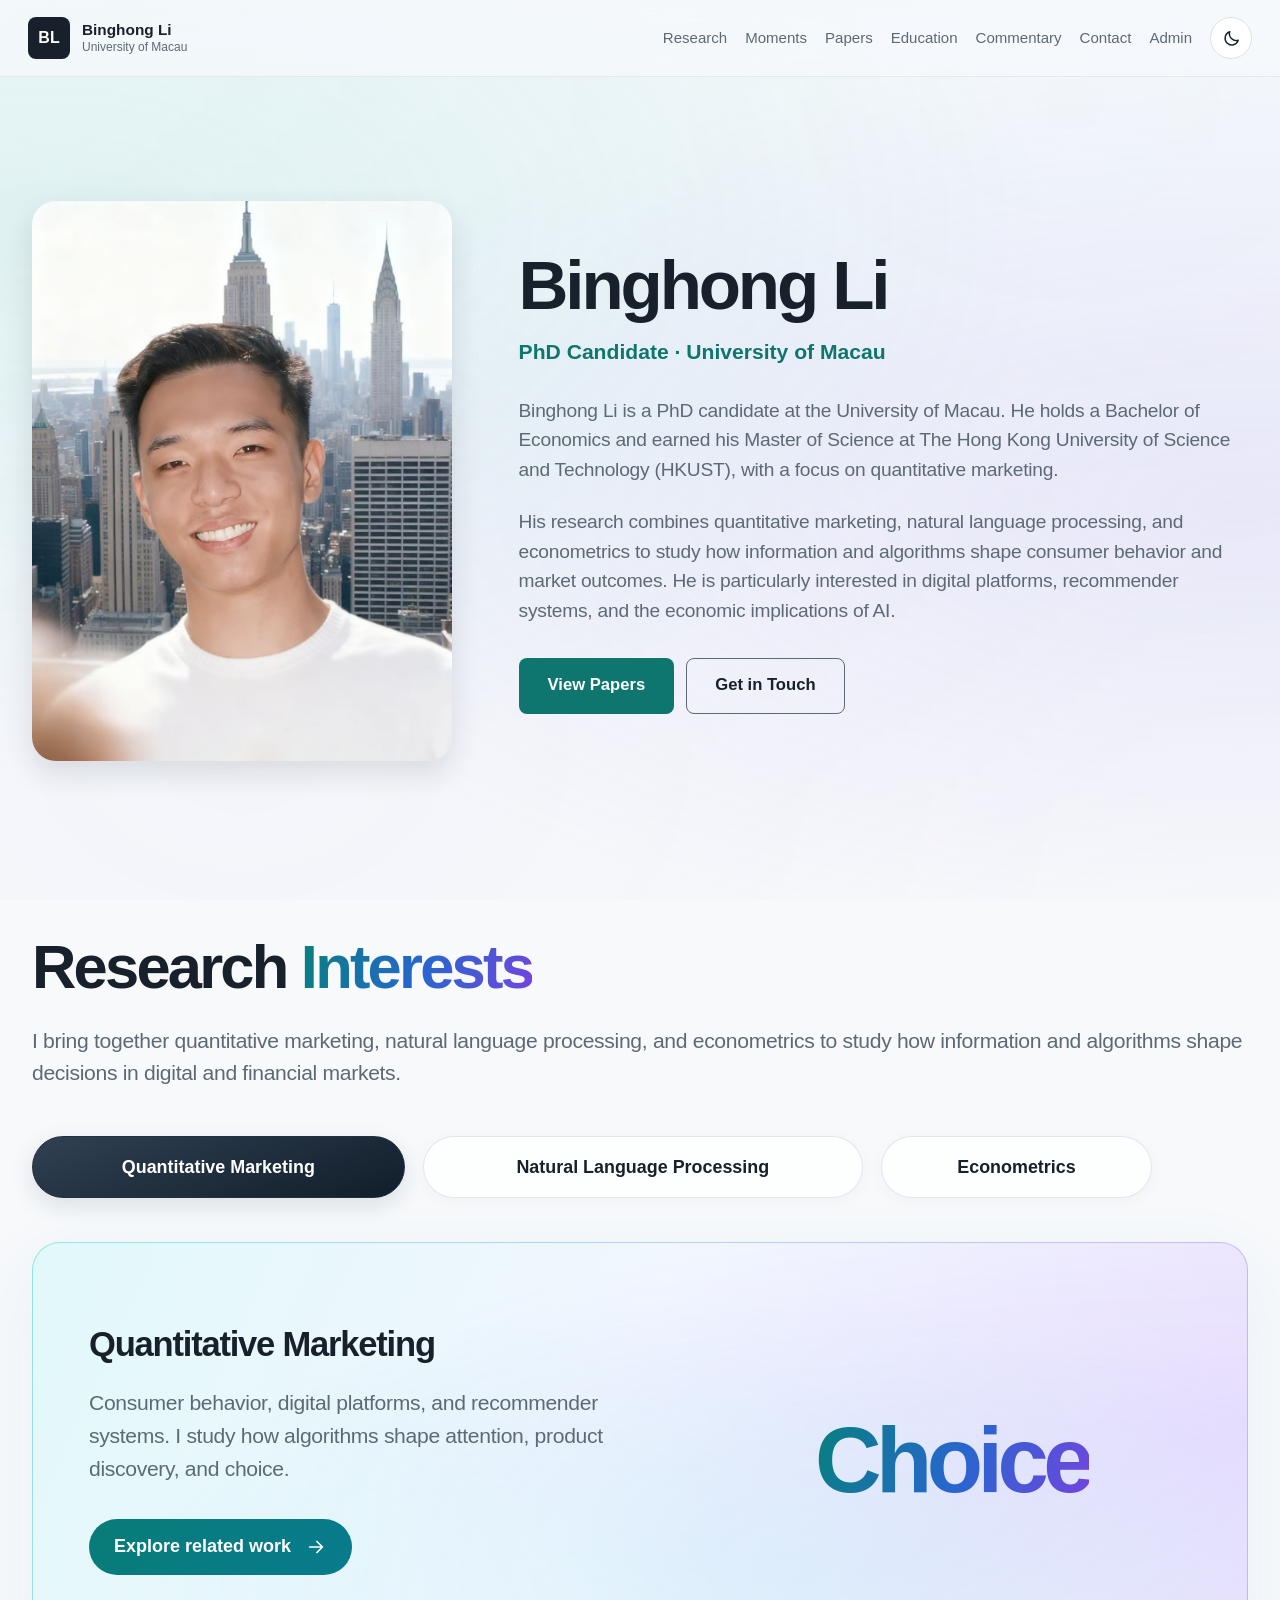
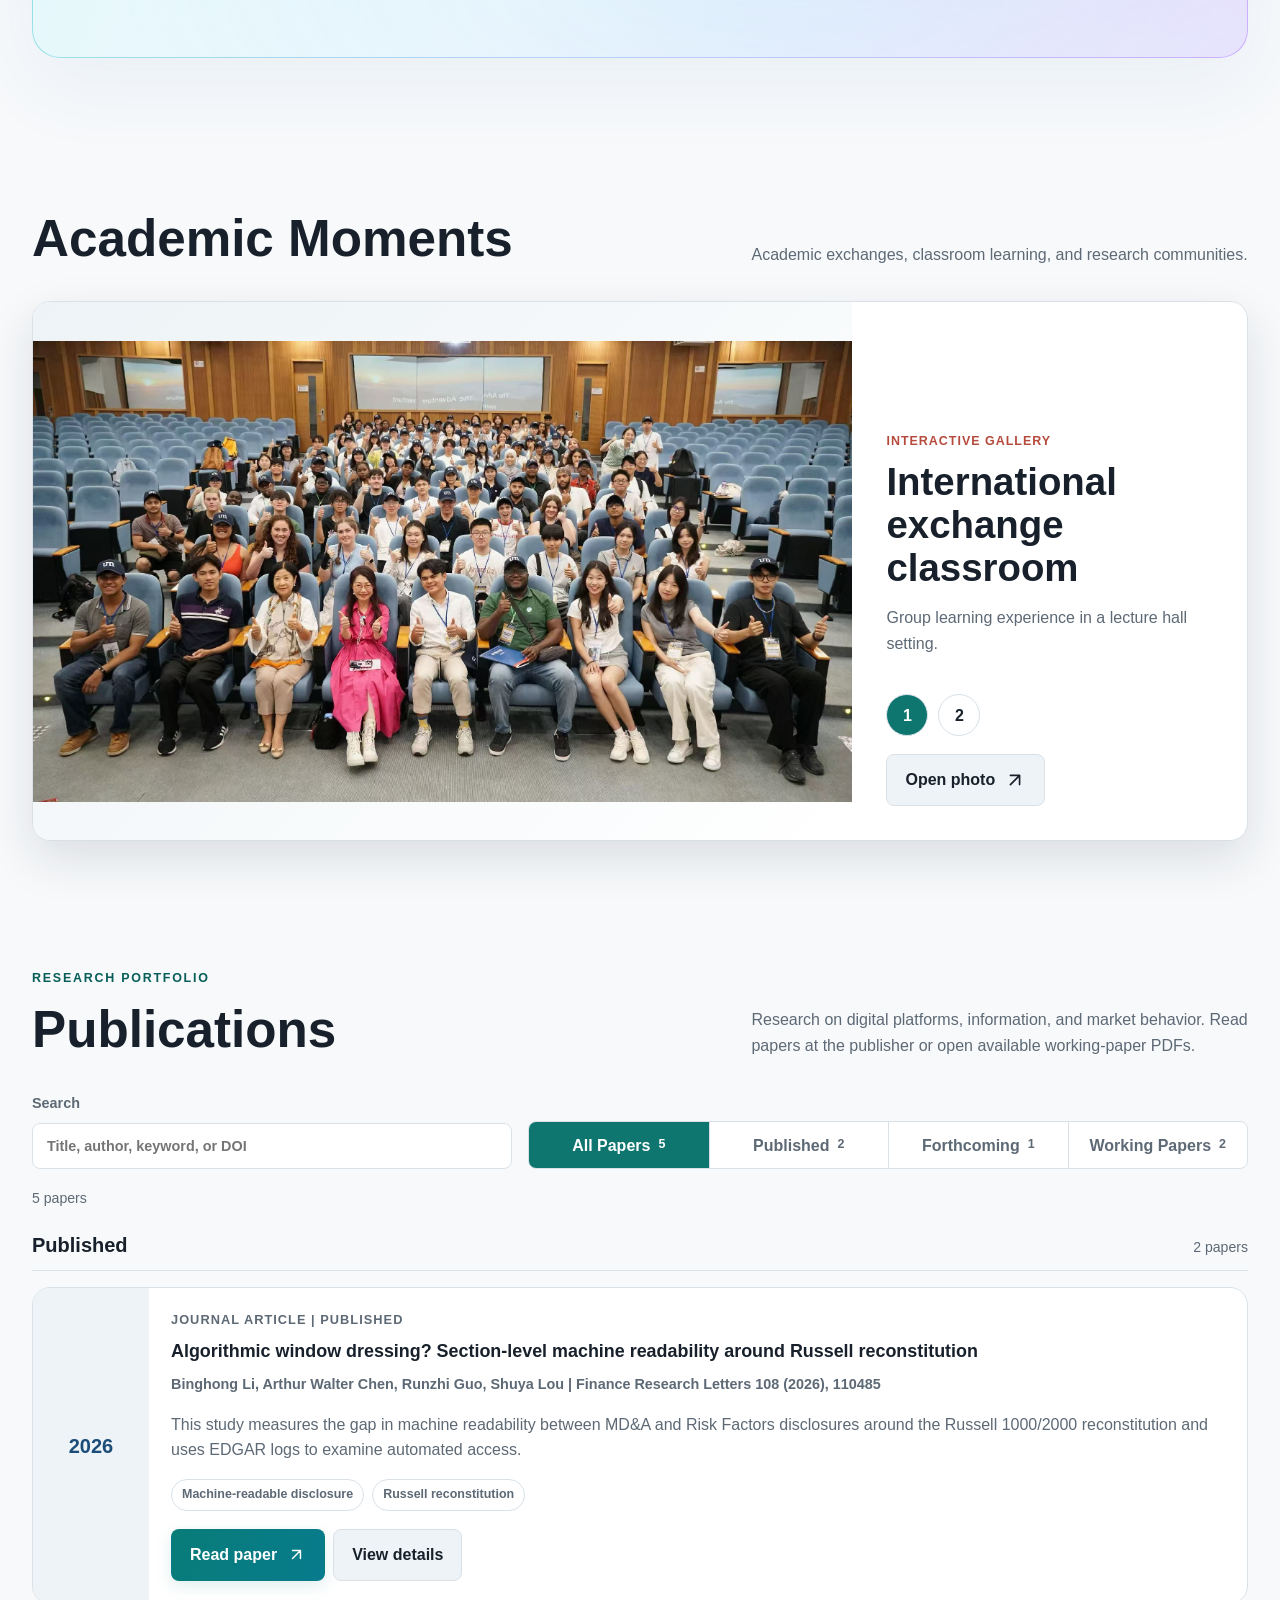
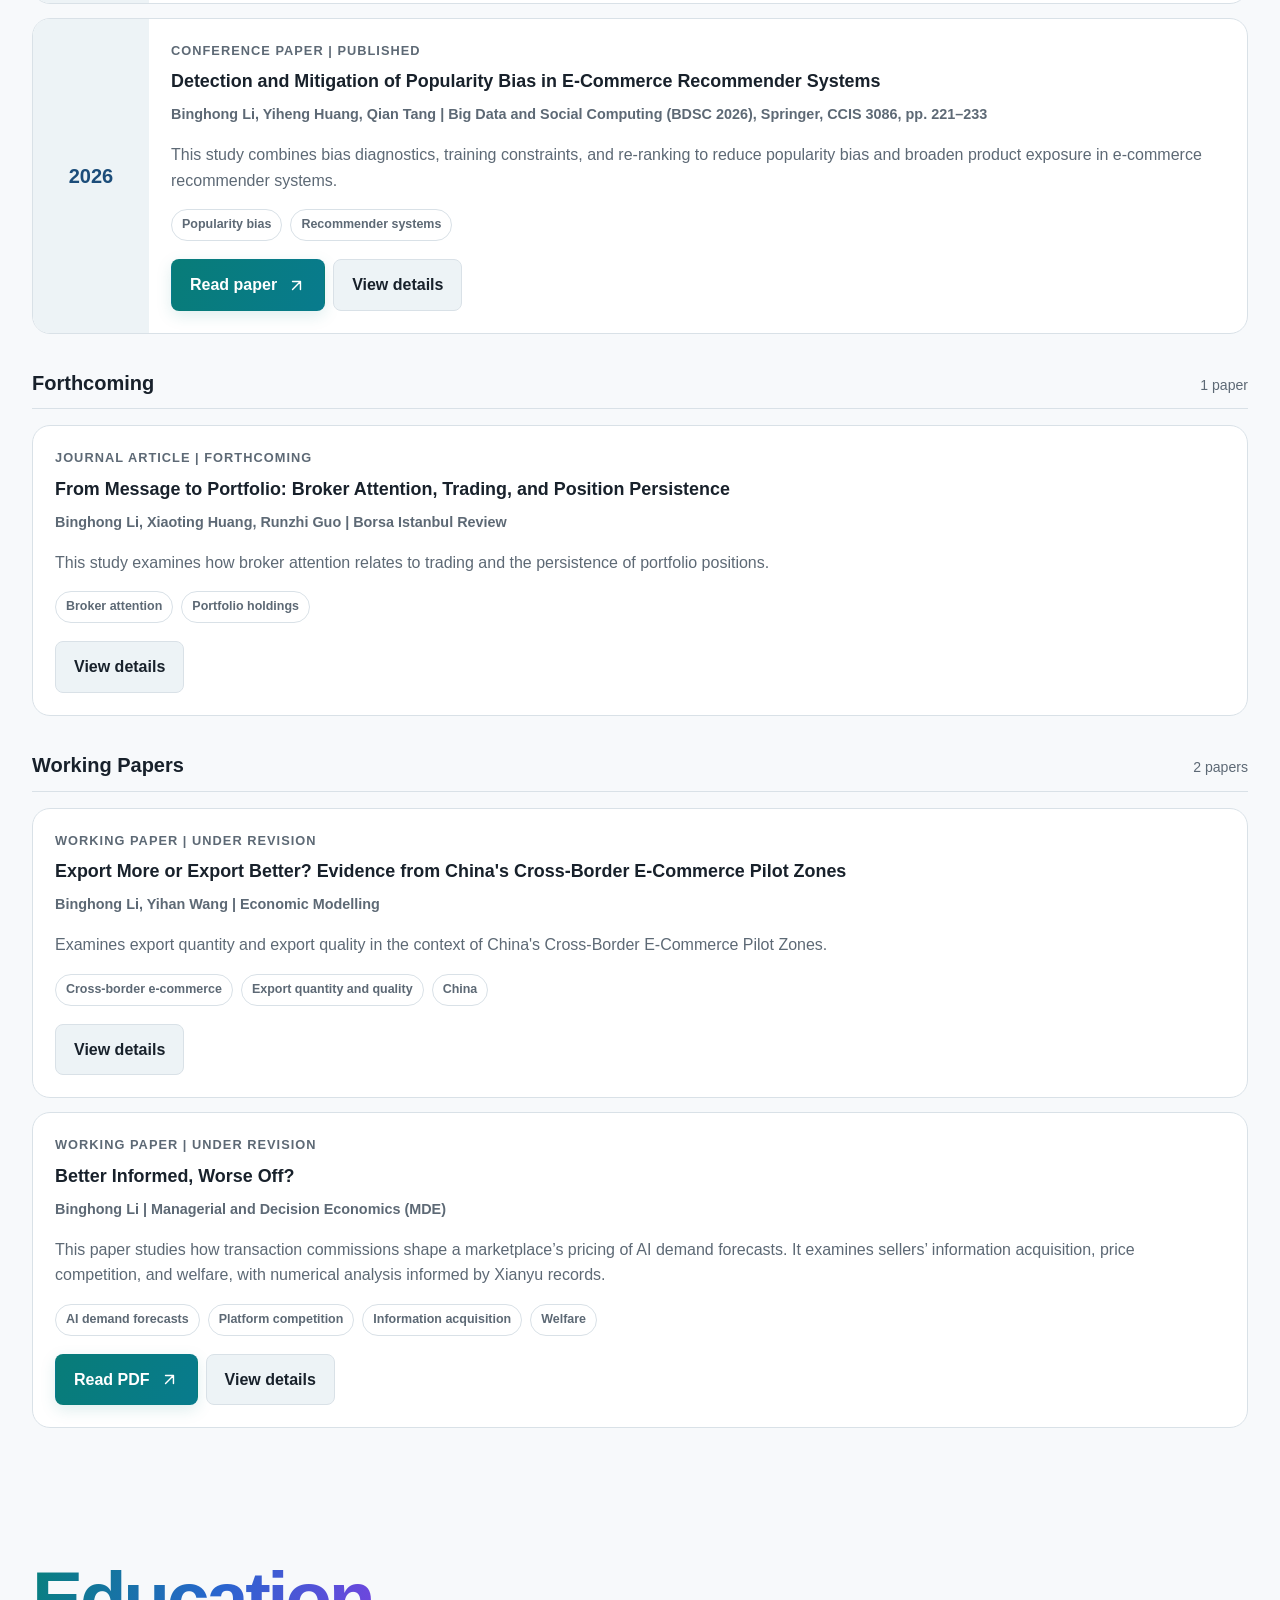
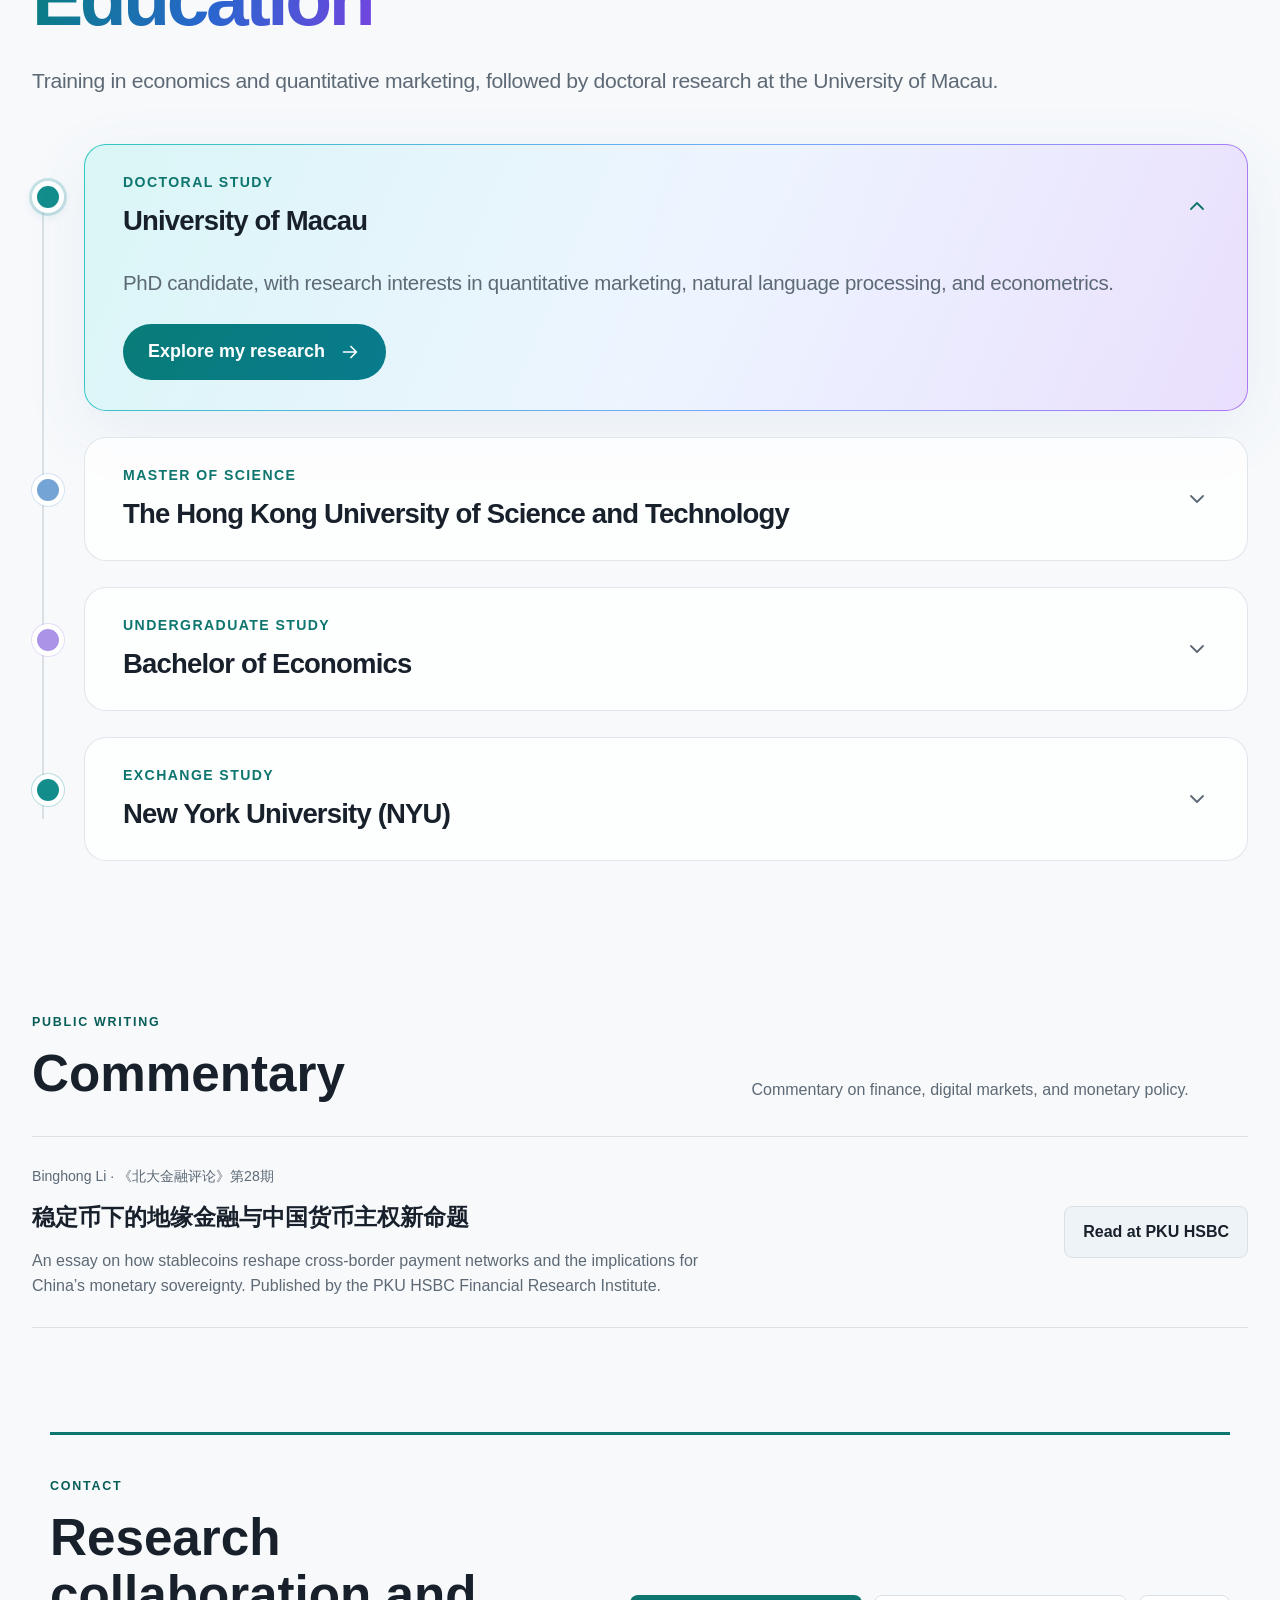
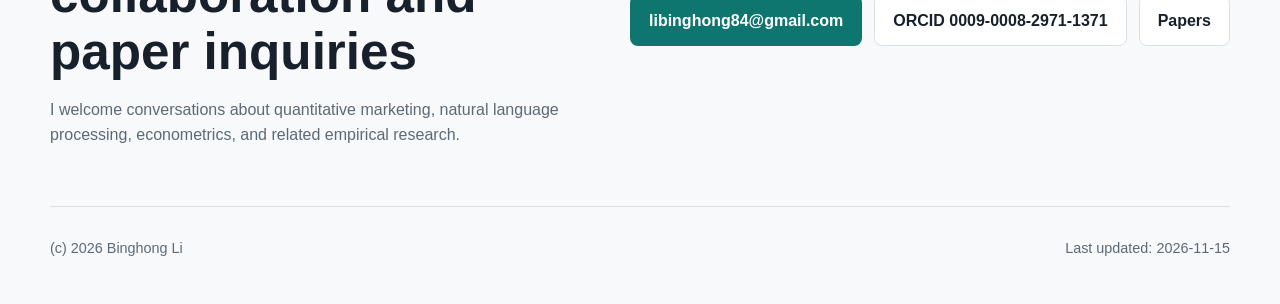
<file: index.html>
<!doctype html>
<html lang="en">
  <head>
    <meta charset="utf-8">
    <meta name="viewport" content="width=device-width, initial-scale=1">
    <meta
      name="description"
      content="Binghong Li is a PhD candidate at the University of Macau, researching quantitative marketing, natural language processing, and econometrics."
    >
    <meta name="author" content="Binghong Li">
    <meta name="robots" content="index, follow">
    <meta property="og:title" content="Binghong Li | Academic Website">
    <meta
      property="og:description"
      content="Binghong Li, PhD candidate at the University of Macau. Research in quantitative marketing, natural language processing, and econometrics."
    >
    <meta property="og:type" content="website">
    <meta property="og:url" content="https://joeli558.github.io/">
    <link rel="canonical" href="https://joeli558.github.io/">
    <title>Binghong Li | Academic Website</title>
    <link rel="stylesheet" href="styles.css?v=biography-v6">
    <link rel="stylesheet" href="experience.css?v=biography-v6">
  </head>
  <body class="experience">
    <div class="ambient-canvas" aria-hidden="true"></div>
    <a class="skip-link" href="#main">Skip to content</a>

    <header class="site-header" data-header>
      <nav class="nav-shell" aria-label="Main navigation">
        <a class="brand" href="#home" aria-label="Back to home">
          <span class="brand-mark" aria-hidden="true" data-brand-mark>BL</span>
          <span>
            <strong data-profile-name>Binghong Li</strong>
            <small data-nav-subtitle>University of Macau</small>
          </span>
        </a>

        <button class="nav-toggle" type="button" aria-expanded="false" aria-controls="site-menu" aria-label="Open navigation">
          <span></span>
          <span></span>
          <span></span>
        </button>

        <div class="site-menu" id="site-menu">
          <a href="#research">Research</a>
          <a href="#moments">Moments</a>
          <a href="#papers">Papers</a>
          <a href="#education">Education</a>
          <a href="#commentary">Commentary</a>
          <a href="#contact">Contact</a>
          <a href="admin.html">Admin</a>
          <button class="icon-button" type="button" data-theme-toggle aria-label="Toggle color theme" title="Toggle color theme">
            <span data-theme-icon aria-hidden="true">T</span>
          </button>
        </div>
      </nav>
      <div class="reading-progress" aria-hidden="true"></div>
    </header>

    <main id="main">
      <section class="hero personal-hero" id="home" aria-labelledby="home-title">
        <div class="hero-content personal-hero-content">
          <figure class="profile-portrait">
            <img data-profile-photo src="assets/binghong-li.jpg" alt="Portrait of Binghong Li" width="960" height="1440" fetchpriority="high">
          </figure>
          <div class="profile-identity">
            <h1 id="home-title" data-hero-title>Binghong Li</h1>
            <p class="profile-role" data-profile-role>PhD Candidate · University of Macau</p>
          </div>
          <div class="hero-text">
            <div class="profile-biography" data-profile-biography>
              <p>Binghong Li is a PhD candidate at the University of Macau. He holds a Bachelor of Economics and earned his Master of Science at The Hong Kong University of Science and Technology (HKUST), with a focus on quantitative marketing.</p>
              <p>His research combines quantitative marketing, natural language processing, and econometrics to study how information and algorithms shape consumer behavior and market outcomes. He is particularly interested in digital platforms, recommender systems, and the economic implications of AI.</p>
            </div>
            <div class="hero-actions" aria-label="Primary actions">
              <a class="button primary" href="#papers">View Papers</a>
              <a class="button secondary" href="#contact">Get in Touch</a>
            </div>
          </div>

        </div>
      </section>

      <section class="section research-section" id="research">
        <div class="section-heading">
          <h2>Research <span class="gradient-text">Interests</span></h2>
          <p data-research-intro>
            I bring together quantitative marketing, natural language processing, and econometrics to study
            how information and algorithms shape decisions in digital and financial markets.
          </p>
        </div>

        <div class="research-explorer" data-research-explorer></div>
      </section>

      <section class="section moments-section" id="moments">
        <div class="section-heading split">
          <div>
            <h2>Academic Moments</h2>
          </div>
          <p data-moments-intro>
            Academic exchanges, classroom learning, and research communities.
          </p>
        </div>

        <div class="moment-viewer">
          <div class="moment-frame">
            <img data-moment-image src="assets/background-auditorium.jpg" alt="Academic moment">
          </div>
          <div class="moment-panel">
            <p class="project-type">Interactive gallery</p>
            <h3 data-moment-title>International exchange classroom</h3>
            <p data-moment-caption>Group learning experience in a lecture hall setting.</p>
            <div class="moment-actions" data-moment-actions></div>
            <a class="button moment-photo-link" data-moment-link href="assets/background-auditorium.jpg" target="_blank" rel="noopener noreferrer">Open photo</a>
          </div>
        </div>
      </section>

      <section class="section paper-section" id="papers">
        <div class="section-heading split">
          <div>
            <p class="eyebrow">Research Portfolio</p>
            <h2>Publications</h2>
          </div>
          <p data-papers-intro>
            Research on digital platforms, information, and market behavior. Read papers at the publisher or open available working-paper PDFs.
          </p>
        </div>

        <div class="paper-tools" aria-label="Publication filters">
          <label class="search-field">
            <span>Search</span>
            <input data-paper-search type="search" placeholder="Title, author, keyword, or DOI" autocomplete="off">
          </label>

          <div class="segmented" role="group" aria-label="Filter papers by publication status" data-paper-filters></div>
        </div>

        <p class="paper-results" data-paper-results aria-live="polite"></p>
        <div class="paper-list" data-paper-list></div>
        <p class="empty-state" data-empty-state hidden>No matching paper found.</p>
      </section>

      <section class="section education-section" id="education">
        <div class="section-heading">
          <h2 class="gradient-text">Education</h2>
          <p data-education-intro>
            Training in economics and quantitative marketing, followed by doctoral research at the University of Macau.
          </p>
        </div>

        <ol class="education-timeline" data-education-grid></ol>
      </section>

      <section class="section files-section" id="commentary">
        <div class="section-heading split">
          <div>
            <p class="eyebrow">Public Writing</p>
            <h2>Commentary</h2>
          </div>
          <p data-files-intro>
            Commentary on finance, digital markets, and monetary policy.
          </p>
        </div>

        <div class="file-grid" data-file-grid></div>
        <p class="empty-state" data-file-empty>More writing will be added here.</p>
      </section>

      <section class="contact-band" id="contact">
        <div>
          <p class="eyebrow">Contact</p>
          <h2 data-contact-title>Research collaboration and paper inquiries</h2>
          <p data-contact-text>
            I welcome conversations about quantitative marketing, natural language processing, econometrics,
            and related empirical research.
          </p>
        </div>
        <div class="contact-actions">
          <a class="button primary" data-contact-email href="mailto:libinghong84@gmail.com">libinghong84@gmail.com</a>
          <a class="button secondary" href="https://orcid.org/0009-0008-2971-1371" rel="me">ORCID 0009-0008-2971-1371</a>
          <a class="button secondary" href="#papers">Papers</a>
        </div>
      </section>
    </main>

    <footer class="site-footer">
      <p data-footer-copy>(c) 2026 Binghong Li</p>
      <p>Last updated: <span data-last-updated>2026-11-15</span></p>
    </footer>

    <script src="content/site-content.js?v=biography-v6"></script>
    <script src="script.js?v=biography-v6"></script>
    <script src="experience.js?v=biography-v6"></script>
  </body>
</html>
</file>
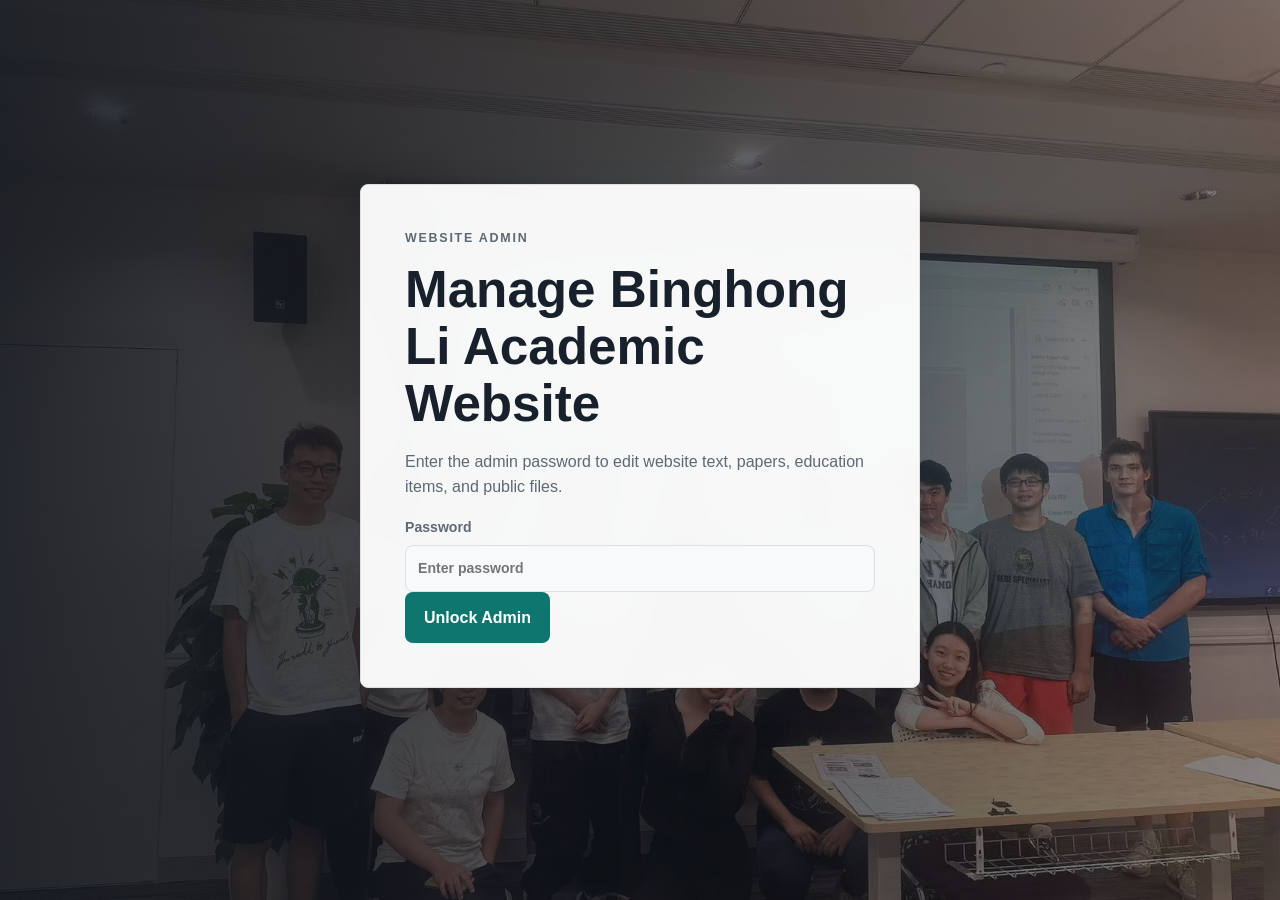
<file: admin.html>
<!doctype html>
<html lang="en">
  <head>
    <meta charset="utf-8">
    <meta name="viewport" content="width=device-width, initial-scale=1">
    <meta name="robots" content="noindex, nofollow">
    <title>Admin | Binghong Li Academic Website</title>
    <link rel="stylesheet" href="styles.css?v=biography-v6">
  </head>
  <body class="admin-body">
    <main class="admin-shell">
      <section class="admin-login" data-login-panel>
        <div class="admin-login-card">
          <p class="eyebrow">Website Admin</p>
          <h1>Manage Binghong Li Academic Website</h1>
          <p>
            Enter the admin password to edit website text, papers, education items, and public files.
          </p>
          <label class="admin-field">
            <span>Password</span>
            <input data-password type="password" autocomplete="current-password" placeholder="Enter password">
          </label>
          <button class="button primary" type="button" data-login>Unlock Admin</button>
          <p class="admin-error" data-login-error hidden>Wrong password.</p>
        </div>
      </section>

      <section class="admin-app" data-admin-app hidden>
        <header class="admin-header">
          <div>
            <p class="eyebrow">Website Admin</p>
            <h1>Content Manager</h1>
            <p>
              Save changes for local preview, then export `site-content.js` for public deployment.
            </p>
          </div>
          <div class="admin-header-actions">
            <a class="button secondary admin-dark-button" href="index.html" target="_blank" rel="noopener noreferrer">Open Site</a>
            <button class="button secondary admin-dark-button" type="button" data-reset>Reset</button>
            <button class="button primary" type="button" data-save>Save Preview</button>
          </div>
        </header>

        <nav class="admin-tabs" aria-label="Admin sections">
          <button class="is-active" type="button" data-admin-tab="profile">Profile</button>
          <button type="button" data-admin-tab="papers">Papers</button>
          <button type="button" data-admin-tab="education">Education</button>
          <button type="button" data-admin-tab="files">Writing & Links</button>
          <button type="button" data-admin-tab="publish">Publish</button>
        </nav>

        <div class="admin-status" data-status>Ready.</div>

        <section class="admin-panel" data-admin-panel="profile">
          <div class="admin-grid">
            <article class="admin-card">
              <h2>Basic Profile</h2>
              <div class="admin-form" data-profile-form></div>
            </article>
            <article class="admin-card">
              <h2>Research Interests</h2>
              <label class="admin-field">
                <span>Research intro</span>
                <textarea data-path="researchIntro" rows="4"></textarea>
              </label>
              <div data-list="research"></div>
            </article>
            <article class="admin-card">
              <h2>Contact</h2>
              <div class="admin-form" data-contact-form></div>
            </article>
          </div>
        </section>

        <section class="admin-panel" data-admin-panel="papers" hidden>
          <article class="admin-card">
            <h2>Papers</h2>
            <label class="admin-field">
              <span>Papers intro</span>
              <textarea data-path="papersIntro" rows="3"></textarea>
            </label>
            <div data-list="papers"></div>
          </article>
        </section>

        <section class="admin-panel" data-admin-panel="education" hidden>
          <article class="admin-card">
            <h2>Education</h2>
            <label class="admin-field">
              <span>Education intro</span>
              <textarea data-path="educationIntro" rows="3"></textarea>
            </label>
            <div data-list="education"></div>
          </article>
        </section>

        <section class="admin-panel" data-admin-panel="files" hidden>
          <article class="admin-card">
            <h2>Commentary, Files and Links</h2>
            <p class="admin-help">
              For static hosting, uploads are stored in the exported content file as data URLs.
              Use external links for large PDFs or datasets.
            </p>
            <label class="admin-field">
              <span>Writing section intro</span>
              <textarea data-path="filesIntro" rows="3"></textarea>
            </label>
            <div data-list="files"></div>
          </article>
        </section>

        <section class="admin-panel" data-admin-panel="publish" hidden>
          <article class="admin-card publish-card">
            <h2>Publish</h2>
            <p>
              `Save Preview` changes the site in this browser. To make changes public for everyone,
              export `site-content.js`, replace `academic-site/content/site-content.js`, and redeploy.
            </p>
            <div class="publish-actions">
              <button class="button primary" type="button" data-export-js>Export site-content.js</button>
              <button class="button secondary admin-dark-button" type="button" data-export-json>Export JSON</button>
              <label class="button secondary admin-dark-button import-button">
                Import JSON
                <input data-import-json type="file" accept="application/json">
              </label>
            </div>
            <textarea data-json-preview rows="18" spellcheck="false"></textarea>
          </article>
        </section>
      </section>
    </main>

    <script src="content/site-content.js?v=biography-v6"></script>
    <script src="admin.js"></script>
  </body>
</html>
</file>
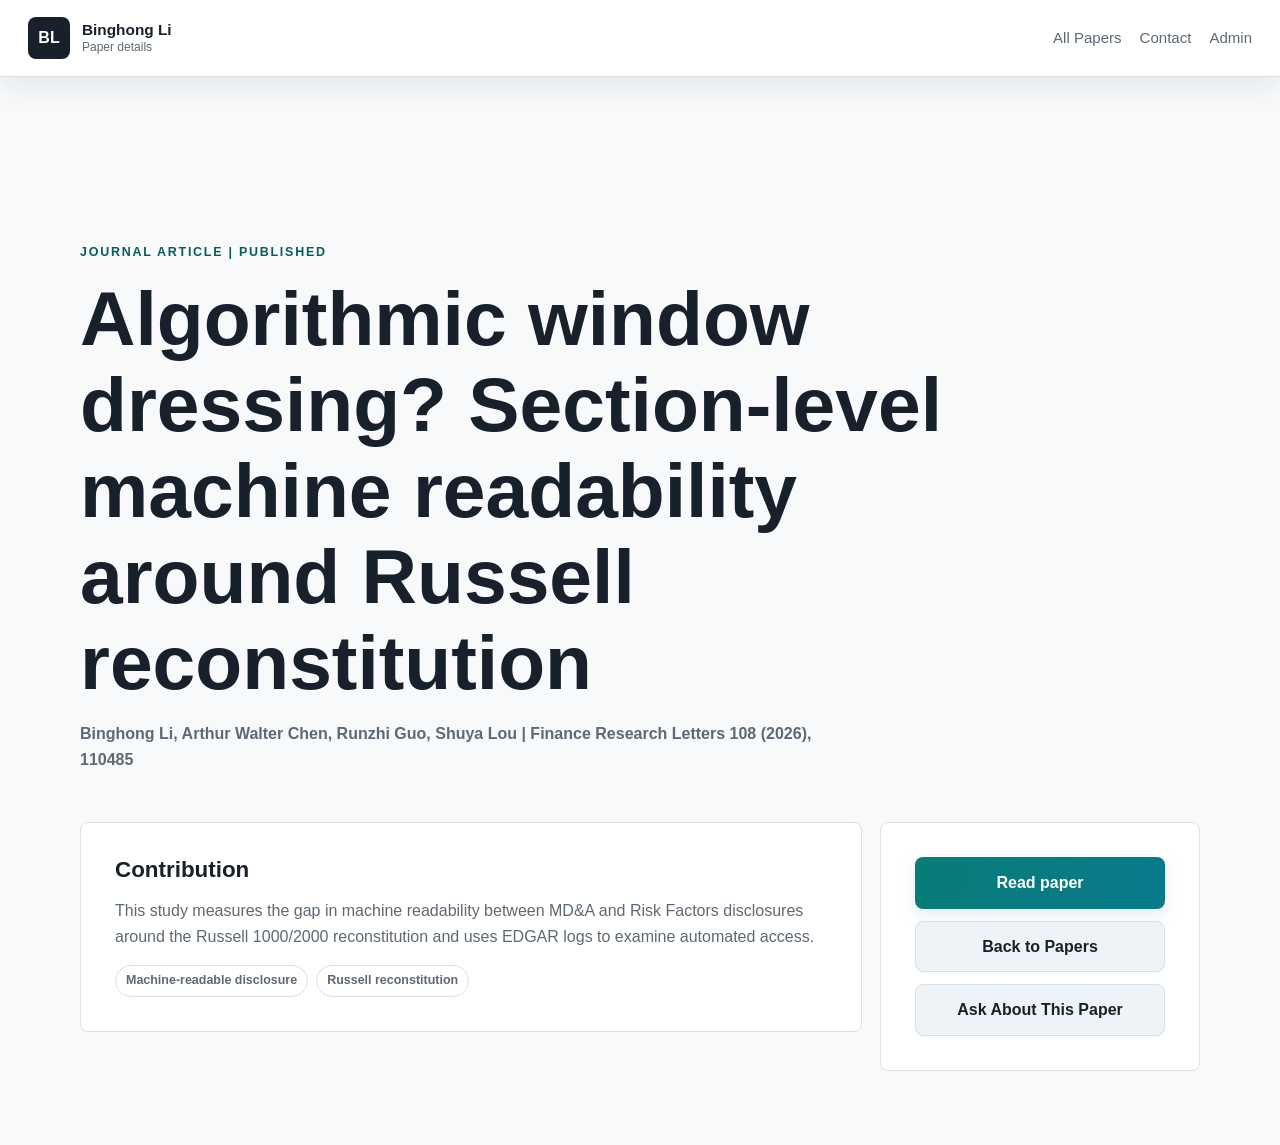
<file: paper.html>
<!doctype html>
<html lang="en">
  <head>
    <meta charset="utf-8">
    <meta name="viewport" content="width=device-width, initial-scale=1">
    <meta name="robots" content="index, follow">
    <link rel="canonical" href="https://joeli558.github.io/paper.html">
    <title>Paper Details | Binghong Li</title>
    <link rel="stylesheet" href="styles.css?v=biography-v6">
  </head>
  <body>
    <header class="site-header is-scrolled">
      <nav class="nav-shell" aria-label="Paper navigation">
        <a class="brand" href="index.html#home">
          <span class="brand-mark" aria-hidden="true">BL</span>
          <span>
            <strong>Binghong Li</strong>
            <small>Paper details</small>
          </span>
        </a>
        <div class="site-menu detail-menu">
          <a href="index.html#papers">All Papers</a>
          <a href="index.html#contact">Contact</a>
          <a href="admin.html">Admin</a>
        </div>
      </nav>
    </header>

    <main class="detail-main">
      <section class="detail-hero">
        <p class="eyebrow" data-detail-status>Paper</p>
        <h1 data-detail-title>Paper details</h1>
        <p data-detail-meta></p>
      </section>

      <section class="detail-layout">
        <article class="detail-card">
          <h2>Contribution</h2>
          <p data-detail-overview></p>
          <div class="tag-row" data-detail-tags></div>
        </article>

        <aside class="detail-side">
          <a class="button secondary admin-dark-button" href="index.html#papers">Back to Papers</a>
          <a class="button secondary admin-dark-button" data-detail-mail href="mailto:libinghong84@gmail.com">Ask About This Paper</a>
        </aside>
      </section>
    </main>

    <script src="content/site-content.js?v=biography-v6"></script>
    <script src="paper.js?v=biography-v6"></script>
  </body>
</html>
</file>
<file: styles.css>
:root {
  color-scheme: light;
  --bg: #f7f9fb;
  --surface: #ffffff;
  --surface-strong: #edf3f6;
  --ink: #18212b;
  --muted: #5d6975;
  --line: #d9e1e7;
  --teal: #0e766f;
  --teal-dark: #075d58;
  --blue: #1c4d7a;
  --coral: #b64b3d;
  --brass: #9b7a2f;
  --shadow: 0 18px 48px rgba(24, 33, 43, 0.12);
  --header-height: 76px;
}

:root[data-theme="dark"] {
  color-scheme: dark;
  --bg: #111820;
  --surface: #18222d;
  --surface-strong: #22303d;
  --ink: #f3f7fb;
  --muted: #b9c4cf;
  --line: #334454;
  --teal: #4bb7aa;
  --teal-dark: #7ccfc7;
  --blue: #8cbde6;
  --coral: #e48a7d;
  --brass: #d5b96a;
  --shadow: 0 18px 48px rgba(0, 0, 0, 0.24);
}

* {
  box-sizing: border-box;
}

html {
  scroll-behavior: smooth;
}

body {
  margin: 0;
  background: var(--bg);
  color: var(--ink);
  font-family:
    "Inter",
    "Segoe UI",
    "Noto Sans SC",
    "Microsoft YaHei",
    Arial,
    sans-serif;
  line-height: 1.6;
}

body.nav-open {
  overflow: hidden;
}

a {
  color: inherit;
  text-decoration: none;
}

img {
  display: block;
  max-width: 100%;
}

button,
input {
  font: inherit;
}

.skip-link {
  position: fixed;
  left: 16px;
  top: -60px;
  z-index: 20;
  background: var(--surface);
  border: 1px solid var(--line);
  padding: 10px 14px;
  transition: top 0.2s ease;
}

.skip-link:focus {
  top: 16px;
}

.site-header {
  position: sticky;
  top: 0;
  z-index: 10;
  min-height: var(--header-height);
  border-bottom: 1px solid transparent;
  transition:
    background 0.2s ease,
    border-color 0.2s ease,
    box-shadow 0.2s ease;
}

.site-header.is-scrolled {
  background: color-mix(in srgb, var(--surface) 94%, transparent);
  border-bottom-color: var(--line);
  box-shadow: 0 10px 28px rgba(24, 33, 43, 0.08);
  backdrop-filter: blur(18px);
}

.nav-shell {
  width: min(1224px, calc(100% - 40px));
  min-height: var(--header-height);
  margin: 0 auto;
  display: flex;
  align-items: center;
  justify-content: space-between;
  gap: 24px;
}

.brand {
  display: inline-flex;
  align-items: center;
  gap: 12px;
  min-width: 0;
}

.brand-mark {
  width: 42px;
  height: 42px;
  display: grid;
  place-items: center;
  flex: 0 0 auto;
  background: var(--ink);
  color: var(--surface);
  border-radius: 8px;
  font-weight: 800;
  letter-spacing: 0;
}

.brand strong,
.brand small {
  display: block;
}

.brand strong {
  font-size: 0.96rem;
  line-height: 1.2;
}

.brand small {
  color: var(--muted);
  font-size: 0.75rem;
  line-height: 1.25;
}

.site-menu {
  display: flex;
  align-items: center;
  gap: 18px;
  color: var(--muted);
  font-size: 0.94rem;
}

.site-menu a {
  position: relative;
  padding: 10px 0;
}

.site-menu a::after {
  position: absolute;
  left: 0;
  right: 0;
  bottom: 5px;
  height: 2px;
  background: var(--teal);
  content: "";
  opacity: 0;
  transform: scaleX(0.4);
  transition:
    opacity 0.2s ease,
    transform 0.2s ease;
}

.site-menu a:hover,
.site-menu a.is-active {
  color: var(--ink);
}

.site-menu a:hover::after,
.site-menu a.is-active::after {
  opacity: 1;
  transform: scaleX(1);
}

.icon-button,
.nav-toggle {
  border: 1px solid var(--line);
  background: var(--surface);
  color: var(--ink);
  cursor: pointer;
}

.icon-button {
  width: 42px;
  height: 42px;
  display: grid;
  place-items: center;
  border-radius: 8px;
  font-size: 1.05rem;
}

.nav-toggle {
  width: 44px;
  height: 44px;
  display: none;
  place-items: center;
  border-radius: 8px;
  padding: 10px;
}

.nav-toggle span {
  width: 20px;
  height: 2px;
  display: block;
  background: currentColor;
  transition:
    transform 0.2s ease,
    opacity 0.2s ease;
}

.nav-toggle span + span {
  margin-top: 5px;
}

.hero {
  position: relative;
  isolation: isolate;
}

.hero-content {
  width: min(1224px, calc(100% - 64px));
  margin: 0 auto;
  padding: 124px 0 44px;
}

.personal-hero-content {
  display: grid;
  grid-template-columns: minmax(0, 420px) minmax(0, 1fr);
  grid-template-areas: "portrait identity" "portrait biography";
  column-gap: clamp(40px, 5.2vw, 76px);
  row-gap: 28px;
  align-content: center;
}

.hero-text {
  grid-area: biography;
  min-width: 0;
}

.profile-portrait {
  grid-area: portrait;
  align-self: center;
  margin: 0;
  border-radius: 24px;
  overflow: hidden;
  background: var(--surface-strong);
  box-shadow: 0 12px 30px rgba(24, 33, 43, 0.12);
}

.profile-portrait img {
  width: 100%;
  height: auto;
  aspect-ratio: 3 / 4;
  object-fit: cover;
  object-position: center 35%;
}

.profile-identity {
  grid-area: identity;
  align-self: end;
  min-width: 0;
}

.profile-identity h1 {
  font-size: clamp(3rem, 5.4vw, 5rem);
  font-weight: 750;
  line-height: 1.08;
  letter-spacing: -0.045em;
}

.profile-role {
  margin: 14px 0 0;
  color: var(--teal);
  font-size: clamp(1rem, 1.65vw, 1.5rem);
  font-weight: 650;
  line-height: 1.45;
}

.profile-biography {
  color: var(--muted);
  font-size: clamp(1.0625rem, 1.5vw, 1.375rem);
  line-height: 1.55;
  letter-spacing: -0.012em;
}

.profile-biography p {
  margin: 0;
}

.profile-biography p + p {
  margin-top: 22px;
}

.hero-actions .button {
  min-height: 56px;
  padding-inline: 28px;
  font-size: clamp(1rem, 1.3vw, 1.125rem);
  font-weight: 700;
}

.hero-actions .button.secondary {
  border-color: var(--muted);
  color: var(--ink);
  background: transparent;
}

:root[data-theme="dark"] .hero-actions .button.primary {
  color: var(--bg);
}

.eyebrow {
  margin: 0 0 12px;
  color: var(--teal-dark);
  font-size: 0.78rem;
  font-weight: 800;
  letter-spacing: 0.14em;
  text-transform: uppercase;
}

h1,
h2,
h3,
p {
  overflow-wrap: anywhere;
}

h1,
h2,
h3 {
  margin: 0;
  line-height: 1.12;
  letter-spacing: 0;
}

h1 {
  max-width: 780px;
  font-size: clamp(2.4rem, 6vw, 5.7rem);
}

h2 {
  font-size: clamp(2rem, 4vw, 3.4rem);
}

h3 {
  font-size: 1.18rem;
}

.hero-actions,
.contact-actions {
  display: flex;
  flex-wrap: wrap;
  gap: 12px;
  margin-top: 32px;
}

.button {
  min-height: 46px;
  display: inline-flex;
  align-items: center;
  justify-content: center;
  border: 1px solid transparent;
  border-radius: 8px;
  padding: 12px 18px;
  font-weight: 800;
  transition:
    transform 0.2s ease,
    background 0.2s ease,
    border-color 0.2s ease;
}

.button:hover {
  transform: translateY(-2px);
}

.button.primary {
  background: var(--teal);
  color: #fff;
}

.button.primary:hover {
  background: var(--teal-dark);
}

.button.secondary {
  border-color: rgba(255, 255, 255, 0.5);
  color: #fff;
  background: rgba(255, 255, 255, 0.08);
}

.contact-band .button.secondary {
  border-color: var(--line);
  color: var(--ink);
  background: var(--surface);
}

.metric-band {
  width: min(1180px, calc(100% - 40px));
  margin: -38px auto 0;
  position: relative;
  z-index: 2;
  display: grid;
  grid-template-columns: repeat(4, minmax(0, 1fr));
  border: 1px solid var(--line);
  border-radius: 8px;
  background: var(--surface);
  box-shadow: var(--shadow);
  overflow: hidden;
}

.metric {
  padding: 22px;
  border-right: 1px solid var(--line);
}

.metric:last-child {
  border-right: 0;
}

.metric strong,
.metric span {
  display: block;
}

.metric strong {
  color: var(--blue);
  font-size: clamp(1.5rem, 3vw, 2.4rem);
  line-height: 1.05;
}

.metric span {
  margin-top: 6px;
  color: var(--muted);
  font-size: 0.92rem;
}

.section {
  width: min(1180px, calc(100% - 40px));
  margin: 0 auto;
  padding: 104px 0 0;
}

.section-heading {
  max-width: 760px;
  margin-bottom: 34px;
}

.section-heading.split {
  max-width: none;
  display: grid;
  grid-template-columns: minmax(0, 0.9fr) minmax(280px, 0.65fr);
  gap: 32px;
  align-items: end;
}

.section-heading p:not(.eyebrow) {
  margin: 16px 0 0;
  color: var(--muted);
  font-size: 1rem;
}

.focus-grid {
  display: grid;
  grid-template-columns: repeat(3, minmax(0, 1fr));
  gap: 16px;
}

.focus-card,
.paper-card,
.project-card,
.tab-shell,
.moment-viewer {
  border: 1px solid var(--line);
  border-radius: 8px;
  background: var(--surface);
}

.focus-card {
  min-height: 254px;
  padding: 24px;
}

.focus-index {
  color: var(--coral);
  font-size: 0.82rem;
  font-weight: 900;
}

.focus-card h3 {
  margin-top: 48px;
}

.focus-card p,
.paper-card p,
.project-card p,
.tab-panel p,
.tab-panel li {
  color: var(--muted);
}

.focus-card p {
  margin: 12px 0 0;
}

.paper-section {
  width: min(1060px, calc(100% - 40px));
}

.paper-tools {
  display: grid;
  grid-template-columns: minmax(260px, 0.8fr) minmax(320px, 1.2fr);
  gap: 16px;
  align-items: end;
  margin-bottom: 18px;
}

.search-field {
  display: grid;
  gap: 8px;
  color: var(--muted);
  font-size: 0.9rem;
  font-weight: 700;
}

.search-field input {
  width: 100%;
  height: 46px;
  border: 1px solid var(--line);
  border-radius: 8px;
  padding: 0 14px;
  background: var(--surface);
  color: var(--ink);
}

.segmented {
  display: flex;
  flex-wrap: wrap;
  border: 1px solid var(--line);
  border-radius: 8px;
  background: var(--surface);
  overflow: hidden;
}

.segmented button,
.tabs button {
  min-height: 46px;
  flex: 1 1 150px;
  border: 0;
  background: transparent;
  color: var(--muted);
  cursor: pointer;
  font-weight: 800;
}

.segmented button + button {
  border-left: 1px solid var(--line);
}

.segmented button.is-active,
.tabs button[aria-selected="true"] {
  background: var(--teal);
  color: #fff;
}

.paper-list {
  display: grid;
  gap: 38px;
}

.paper-group-list {
  display: grid;
  gap: 14px;
}

.paper-group[hidden] {
  display: none;
}

.paper-group-heading {
  display: flex;
  align-items: baseline;
  justify-content: space-between;
  gap: 16px;
  margin-bottom: 16px;
  border-bottom: 1px solid var(--line);
  padding-bottom: 12px;
}

.paper-group-heading h3 {
  font-size: 1.25rem;
}

.paper-group-count,
.paper-results {
  color: var(--muted);
  font-size: 0.88rem;
}

.paper-results {
  margin: 14px 0 24px;
}

.paper-title {
  margin: 0;
  font-size: 1.12rem;
  font-weight: 700;
  line-height: 1.45;
}

.segmented button {
  display: inline-flex;
  align-items: center;
  justify-content: center;
  gap: 8px;
}

.segmented button.is-active {
  color: var(--surface);
}

.filter-count {
  font-size: 0.78rem;
  font-weight: 600;
}

.paper-card {
  display: grid;
  grid-template-columns: 116px minmax(0, 1fr);
  overflow: hidden;
}

.paper-card[hidden] {
  display: none;
}

.paper-year {
  display: grid;
  place-items: center;
  background: var(--surface-strong);
  color: var(--blue);
  font-size: 1.25rem;
  font-weight: 900;
}

.paper-body {
  padding: 22px;
}

.paper-body:only-child {
  grid-column: 1 / -1;
}

.paper-meta {
  margin: 8px 0 10px;
  color: var(--brass);
  font-size: 0.9rem;
  font-weight: 800;
}

.paper-status {
  margin: 0 0 8px;
  color: var(--coral);
  font-size: 0.8rem;
  font-weight: 900;
  letter-spacing: 0.08em;
  text-transform: uppercase;
}

.paper-body p:last-of-type {
  margin-bottom: 0;
}

.paper-actions {
  display: flex;
  flex-wrap: wrap;
  gap: 8px;
  margin-top: 18px;
}

.paper-detail-link {
  background: var(--surface-strong);
  color: var(--ink);
  border-color: var(--line);
}

.paper-read-link {
  gap: 10px;
  border-color: transparent;
  background: linear-gradient(115deg, #087c78, #087b8d);
  color: #fff;
  font-weight: 750;
  box-shadow: 0 5px 16px rgba(8, 124, 120, 0.13);
}

.paper-read-link:hover {
  box-shadow: 0 9px 24px rgba(8, 124, 120, 0.24);
}

.paper-read-icon {
  width: 19px;
  height: 19px;
  flex: 0 0 auto;
}

.paper-read-link:focus-visible,
.moment-photo-link:focus-visible {
  outline: 3px solid var(--teal);
  outline-offset: 4px;
}

.tag-row {
  display: flex;
  flex-wrap: wrap;
  gap: 8px;
  margin-top: 16px;
}

.tag-row span {
  border: 1px solid var(--line);
  border-radius: 999px;
  padding: 5px 10px;
  color: var(--muted);
  font-size: 0.78rem;
  font-weight: 800;
}

.empty-state {
  border: 1px dashed var(--line);
  border-radius: 8px;
  padding: 18px;
  color: var(--muted);
  text-align: center;
}

.project-section {
  width: min(1240px, calc(100% - 40px));
}

.moments-section {
  width: min(1180px, calc(100% - 40px));
}

.moment-viewer {
  display: grid;
  grid-template-columns: minmax(0, 1.35fr) minmax(280px, 0.65fr);
  overflow: hidden;
  box-shadow: var(--shadow);
}

.moment-frame {
  height: clamp(320px, 42vw, 560px);
  min-height: 0;
  background: linear-gradient(135deg, var(--surface-strong), var(--surface));
}

.moment-frame img {
  width: 100%;
  height: 100%;
  min-height: 0;
  object-fit: contain;
  object-position: center;
  transition: transform 0.7s ease, opacity 0.25s ease;
}

.moment-viewer:hover .moment-frame img {
  transform: scale(1.03);
}

.moment-viewer:hover .moment-frame img[data-fit="contain"] {
  transform: none;
}

.moment-photo-link {
  justify-self: start;
  gap: 9px;
  margin-top: 18px;
  border-color: var(--line);
  background: var(--surface-strong);
  color: var(--ink);
}

.moment-panel {
  display: grid;
  align-content: end;
  padding: clamp(22px, 4vw, 34px);
}

.moment-panel h3 {
  font-size: clamp(1.5rem, 3vw, 2.4rem);
}

.moment-panel p:not(.project-type) {
  color: var(--muted);
}

.moment-actions {
  display: flex;
  gap: 10px;
  margin-top: 22px;
}

.moment-actions button {
  width: 42px;
  height: 42px;
  border: 1px solid var(--line);
  border-radius: 999px;
  background: var(--surface);
  color: var(--ink);
  cursor: pointer;
  font-weight: 900;
}

.moment-actions button.is-active {
  background: var(--teal);
  color: #fff;
}

.project-grid {
  display: grid;
  grid-template-columns: repeat(3, minmax(0, 1fr));
  gap: 16px;
}

.file-grid {
  display: grid;
  grid-template-columns: 1fr;
  gap: 16px;
}

.project-card {
  overflow: hidden;
}

.file-card {
  display: grid;
  grid-template-columns: minmax(0, 1fr) auto;
  grid-template-areas: "meta link" "title link" "description link";
  gap: 12px 32px;
  border-block: 1px solid var(--line);
  padding: 28px 0;
}

.file-card .project-type {
  grid-area: meta;
  margin: 0;
  color: var(--muted);
  font-size: 0.88rem;
  font-weight: 500;
  letter-spacing: normal;
  text-transform: none;
}

.writing-title {
  grid-area: title;
  font-size: clamp(1.15rem, 2vw, 1.45rem);
  line-height: 1.55;
}

.writing-summary {
  grid-area: description;
  max-width: 76ch;
  margin: 0;
}

.file-card .file-link {
  grid-area: link;
  align-self: center;
  justify-self: start;
  margin: 0;
}

.project-card img {
  width: 100%;
  aspect-ratio: 4 / 3;
  object-fit: cover;
  background: var(--surface-strong);
  border-bottom: 1px solid var(--line);
}

.project-card div {
  padding: 20px;
}

.project-type {
  margin: 0 0 8px;
  color: var(--coral);
  font-size: 0.78rem;
  font-weight: 900;
  letter-spacing: 0.08em;
  text-transform: uppercase;
}

.project-card p:last-child {
  margin-bottom: 0;
}

.file-card p:not(.project-type) {
  color: var(--muted);
}

.file-link {
  margin-top: 12px;
  background: var(--surface-strong);
  color: var(--ink);
  border-color: var(--line);
}

.teaching-section {
  width: min(1060px, calc(100% - 40px));
}

.education-section {
  width: min(1060px, calc(100% - 40px));
}

.education-timeline {
  position: relative;
  margin: 0;
  padding: 0;
  list-style: none;
}

.education-timeline::before {
  position: absolute;
  inset: 32px auto 32px 8px;
  width: 1px;
  background: var(--line);
  content: "";
}

.timeline-item {
  position: relative;
  padding-left: 38px;
}

.timeline-item + .timeline-item {
  margin-top: 16px;
}

.timeline-item::before {
  position: absolute;
  top: 30px;
  left: 0;
  width: 17px;
  height: 17px;
  border: 4px solid var(--bg);
  border-radius: 50%;
  background: var(--muted);
  content: "";
}

.timeline-item:has(.education-entry[open])::before {
  background: var(--teal);
  box-shadow: 0 0 0 3px color-mix(in srgb, var(--teal) 16%, transparent);
}

.education-entry {
  border: 1px solid var(--line);
  border-radius: 8px;
  background: var(--surface);
  transition: border-color 0.2s ease;
}

.education-entry[open],
.education-entry:hover {
  border-color: color-mix(in srgb, var(--teal) 60%, var(--line));
}

.education-entry summary {
  display: flex;
  align-items: center;
  justify-content: space-between;
  gap: 20px;
  padding: 24px 28px;
  cursor: pointer;
  list-style: none;
}

.education-entry summary::-webkit-details-marker {
  display: none;
}

.education-entry summary:focus-visible {
  border-radius: 6px;
  outline: 3px solid var(--teal);
  outline-offset: 4px;
}

.education-summary {
  margin: 0;
  font-size: clamp(1.1rem, 1.8vw, 1.4rem);
  line-height: 1.4;
}

.education-label {
  display: block;
  margin-bottom: 8px;
  color: var(--teal);
  font-size: 0.72rem;
  font-weight: 800;
  letter-spacing: 0.12em;
  text-transform: uppercase;
}

.education-title {
  display: block;
}

.education-description {
  max-width: 80ch;
  margin: 0;
  padding: 0 28px 24px;
  color: var(--muted);
}

.education-chevron {
  width: 20px;
  height: 20px;
  flex: 0 0 auto;
  color: var(--muted);
  transition: transform 0.2s ease;
}

.education-entry[open] .education-chevron {
  color: var(--teal);
  transform: rotate(180deg);
}

.tab-shell {
  display: grid;
  grid-template-columns: 220px minmax(0, 1fr);
  min-height: 300px;
  overflow: hidden;
}

.tabs {
  display: grid;
  align-content: start;
  border-right: 1px solid var(--line);
  background: var(--surface-strong);
}

.tabs button {
  border-bottom: 1px solid var(--line);
  text-align: left;
  padding: 0 18px;
}

.tab-panel {
  padding: 34px;
}

.tab-panel h3 {
  font-size: clamp(1.5rem, 3vw, 2.2rem);
}

.tab-panel p {
  max-width: 680px;
}

.tab-panel ul {
  display: grid;
  gap: 8px;
  margin: 22px 0 0;
  padding-left: 20px;
}

.contact-band {
  width: min(1180px, calc(100% - 40px));
  margin: 104px auto 0;
  display: grid;
  grid-template-columns: minmax(0, 1fr) auto;
  gap: 28px;
  align-items: center;
  border-top: 3px solid var(--teal);
  border-bottom: 1px solid var(--line);
  padding: 42px 0;
}

.contact-band h2 {
  max-width: 780px;
}

.contact-band p:not(.eyebrow) {
  max-width: 760px;
  color: var(--muted);
}

.contact-actions {
  margin-top: 0;
}

.site-footer {
  width: min(1180px, calc(100% - 40px));
  margin: 0 auto;
  padding: 30px 0 44px;
  display: flex;
  justify-content: space-between;
  gap: 20px;
  color: var(--muted);
  font-size: 0.9rem;
}

.site-footer p {
  margin: 0;
}

.admin-body {
  background: var(--bg);
}

.admin-shell {
  width: min(1180px, calc(100% - 32px));
  margin: 0 auto;
  padding: 32px 0 60px;
}

.admin-login {
  min-height: 100svh;
  display: grid;
  place-items: center;
  background:
    linear-gradient(90deg, rgba(17, 24, 32, 0.9), rgba(17, 24, 32, 0.48)),
    url("assets/background-classroom.jpg") center / cover no-repeat;
  margin: -32px calc(50% - 50vw) -60px;
  padding: 32px max(16px, calc(50vw - 590px)) 60px;
}

.admin-login-card,
.admin-card {
  border: 1px solid var(--line);
  border-radius: 8px;
  background: var(--surface);
  box-shadow: var(--shadow);
}

.admin-login-card {
  width: min(560px, 100%);
  padding: clamp(24px, 5vw, 44px);
  background: color-mix(in srgb, var(--surface) 96%, transparent);
  backdrop-filter: blur(16px);
}

.admin-login-card h1,
.admin-header h1 {
  font-size: clamp(2rem, 4vw, 3.5rem);
}

.admin-login-card p,
.admin-header p,
.admin-help,
.publish-card p {
  color: var(--muted);
}

.admin-error {
  color: var(--coral);
  font-weight: 800;
}

.admin-header {
  display: grid;
  grid-template-columns: minmax(0, 1fr) auto;
  gap: 22px;
  align-items: end;
  margin-bottom: 20px;
}

.admin-header-actions,
.publish-actions {
  display: flex;
  flex-wrap: wrap;
  gap: 10px;
}

.admin-dark-button {
  color: var(--ink);
  background: var(--surface);
  border-color: var(--line);
}

.admin-tabs {
  display: grid;
  grid-template-columns: repeat(5, minmax(0, 1fr));
  border: 1px solid var(--line);
  border-radius: 8px;
  background: var(--surface);
  overflow: hidden;
  margin-bottom: 14px;
}

.admin-tabs button {
  min-height: 48px;
  border: 0;
  border-right: 1px solid var(--line);
  background: transparent;
  color: var(--muted);
  cursor: pointer;
  font-weight: 800;
}

.admin-tabs button:last-child {
  border-right: 0;
}

.admin-tabs button.is-active {
  background: var(--teal);
  color: #fff;
}

.admin-status {
  border: 1px solid var(--line);
  border-radius: 8px;
  background: var(--surface-strong);
  color: var(--muted);
  padding: 12px 14px;
  margin-bottom: 14px;
}

.admin-grid {
  display: grid;
  grid-template-columns: repeat(2, minmax(0, 1fr));
  gap: 16px;
}

.admin-card {
  padding: 22px;
}

.admin-card h2 {
  font-size: 1.45rem;
  margin-bottom: 18px;
}

.admin-card h3 {
  font-size: 1rem;
}

.admin-form,
.admin-card [data-list] {
  display: grid;
  gap: 14px;
}

.admin-field {
  display: grid;
  gap: 7px;
  color: var(--muted);
  font-size: 0.88rem;
  font-weight: 800;
}

.admin-field input,
.admin-field textarea,
[data-json-preview] {
  width: 100%;
  border: 1px solid var(--line);
  border-radius: 8px;
  background: var(--bg);
  color: var(--ink);
  padding: 11px 12px;
}

.admin-field textarea,
[data-json-preview] {
  resize: vertical;
}

.list-header,
.edit-item-header {
  display: flex;
  align-items: center;
  justify-content: space-between;
  gap: 12px;
}

.list-header {
  margin-top: 10px;
}

.edit-item {
  display: grid;
  gap: 12px;
  border: 1px solid var(--line);
  border-radius: 8px;
  padding: 16px;
  background: var(--surface-strong);
}

.small-button,
.danger-button {
  min-height: 36px;
  padding: 8px 12px;
  border-color: var(--line);
  background: var(--surface);
  color: var(--ink);
}

.danger-button {
  color: var(--coral);
}

.upload-button,
.import-button {
  position: relative;
  overflow: hidden;
}

.upload-button input,
.import-button input {
  position: absolute;
  inset: 0;
  opacity: 0;
  cursor: pointer;
}

.publish-card {
  display: grid;
  gap: 16px;
}

.detail-main {
  width: min(1120px, calc(100% - 40px));
  margin: 0 auto;
  padding: 74px 0;
}

.detail-hero {
  padding: clamp(42px, 8vw, 92px) 0 34px;
}

.detail-hero h1 {
  max-width: 900px;
}

.detail-hero p:not(.eyebrow) {
  max-width: 760px;
  color: var(--muted);
  font-weight: 800;
}

.detail-layout {
  display: grid;
  grid-template-columns: minmax(0, 1fr) minmax(240px, 320px);
  gap: 18px;
  align-items: start;
}

.detail-card,
.detail-side {
  border: 1px solid var(--line);
  border-radius: 8px;
  background: var(--surface);
  padding: clamp(22px, 4vw, 34px);
}

.detail-card h2 {
  font-size: 1.4rem;
}

.detail-card p {
  color: var(--muted);
}

.detail-side {
  display: grid;
  gap: 12px;
  position: sticky;
  top: calc(var(--header-height) + 18px);
}

.detail-side .button.secondary {
  border-color: var(--line);
  background: var(--surface-strong);
  color: var(--ink);
}

.detail-doi {
  overflow-wrap: anywhere;
  text-align: center;
}

@media (max-width: 980px) {
  .hero-content {
    padding-top: 72px;
  }

  .personal-hero-content {
    grid-template-columns: 180px minmax(0, 1fr);
    grid-template-areas: "portrait identity" "biography biography";
    column-gap: 32px;
    row-gap: 32px;
  }

  .profile-identity {
    align-self: center;
  }

  .section-heading.split,
  .paper-tools,
  .contact-band {
    grid-template-columns: 1fr;
  }

  .focus-grid,
  .project-grid,
  .moment-viewer {
    grid-template-columns: repeat(2, minmax(0, 1fr));
  }

  .metric-band {
    grid-template-columns: repeat(2, minmax(0, 1fr));
  }

  .metric:nth-child(2) {
    border-right: 0;
  }

  .metric:nth-child(1),
  .metric:nth-child(2) {
    border-bottom: 1px solid var(--line);
  }

  .segmented button {
    flex-basis: 180px;
  }
}

@media (max-width: 760px) {
  :root {
    --header-height: 68px;
  }

  .nav-shell,
  .hero-content,
  .metric-band,
  .section,
  .paper-section,
  .project-section,
  .teaching-section,
  .contact-band,
  .site-footer {
    width: min(100% - 28px, 1180px);
  }

  .brand small {
    display: none;
  }

  .brand strong {
    max-width: 180px;
  }

  .nav-toggle {
    display: grid;
  }

  .site-menu {
    position: fixed;
    inset: var(--header-height) 14px auto;
    display: grid;
    gap: 8px;
    padding: 16px;
    border: 1px solid var(--line);
    border-radius: 8px;
    background: var(--surface);
    box-shadow: var(--shadow);
    opacity: 0;
    pointer-events: none;
    transform: translateY(-8px);
    transition:
      opacity 0.2s ease,
      transform 0.2s ease;
  }

  .site-menu a {
    padding: 12px 2px;
  }

  body.nav-open .site-menu {
    opacity: 1;
    pointer-events: auto;
    transform: translateY(0);
  }

  body.nav-open .nav-toggle span:nth-child(1) {
    transform: translateY(7px) rotate(45deg);
  }

  body.nav-open .nav-toggle span:nth-child(2) {
    opacity: 0;
  }

  body.nav-open .nav-toggle span:nth-child(3) {
    transform: translateY(-7px) rotate(-45deg);
  }

  .hero-content {
    padding: 48px 0 12px;
  }

  h1 {
    font-size: clamp(2.25rem, 13vw, 4rem);
  }

  .metric-band {
    margin-top: -24px;
  }

  .metric {
    padding: 18px;
  }

  .section {
    padding-top: 76px;
  }

  .focus-grid,
  .project-grid,
  .file-grid,
  .moment-viewer,
  .detail-layout,
  .paper-card,
  .tab-shell {
    grid-template-columns: 1fr;
  }

  .admin-header,
  .admin-grid {
    grid-template-columns: 1fr;
  }

  .admin-tabs {
    grid-template-columns: repeat(2, minmax(0, 1fr));
  }

  .admin-header-actions,
  .publish-actions {
    display: grid;
  }

  .personal-hero-content {
    grid-template-columns: 112px minmax(0, 1fr);
    column-gap: 22px;
    row-gap: 28px;
  }

  .profile-portrait {
    border-radius: 16px;
  }

  .profile-identity h1 {
    font-size: clamp(1.75rem, 8vw, 3rem);
  }

  .profile-role {
    margin-top: 10px;
    font-size: 0.9375rem;
  }

  .profile-biography {
    font-size: 1.0625rem;
    line-height: 1.75;
  }

  .focus-card {
    min-height: auto;
  }

  .focus-card h3 {
    margin-top: 28px;
  }

  .paper-year {
    min-height: 58px;
    place-items: center start;
    padding-left: 20px;
  }

  .segmented {
    display: grid;
    grid-template-columns: repeat(2, minmax(0, 1fr));
  }

  .segmented button {
    min-width: 0;
    flex-direction: column;
    gap: 2px;
    padding: 10px 6px;
    font-size: 0.8rem;
  }

  .file-card {
    grid-template-columns: 1fr;
    grid-template-areas: "meta" "title" "description" "link";
    gap: 14px;
  }

  .timeline-item {
    padding-left: 28px;
  }

  .education-entry summary {
    gap: 12px;
    padding: 20px 18px;
  }

  .education-description {
    padding: 0 18px 20px;
  }

  .detail-side {
    position: static;
  }

  .tabs {
    grid-template-columns: repeat(3, minmax(0, 1fr));
    border-right: 0;
    border-bottom: 1px solid var(--line);
  }

  .tabs button {
    min-height: 52px;
    border-bottom: 0;
    border-right: 1px solid var(--line);
    text-align: center;
    padding: 0 8px;
  }

  .tabs button:last-child {
    border-right: 0;
  }

  .tab-panel {
    padding: 24px;
  }

  .contact-actions,
  .site-footer {
    display: grid;
  }
}

@media (max-width: 460px) {
  .hero-content {
    width: calc(100% - 40px);
  }

  .personal-hero-content {
    grid-template-columns: 96px minmax(0, 1fr);
    column-gap: 18px;
  }

  .profile-identity h1 {
    font-size: clamp(1.7rem, 7.7vw, 2rem);
  }

  .hero-actions {
    gap: 10px;
  }

  .hero-actions .button {
    padding-inline: 18px;
  }

  .metric-band,
  .tabs,
  .admin-tabs {
    grid-template-columns: 1fr;
  }

  .metric,
  .metric:nth-child(2) {
    border-right: 0;
    border-bottom: 1px solid var(--line);
  }

  .metric:last-child {
    border-bottom: 0;
  }

  .tabs button {
    border-right: 0;
    border-bottom: 1px solid var(--line);
  }

  .tabs button:last-child {
    border-bottom: 0;
  }
}

@media (prefers-reduced-motion: reduce) {
  html {
    scroll-behavior: auto;
  }

  *,
  *::before,
  *::after {
    transition-duration: 0.01ms !important;
    animation-duration: 0.01ms !important;
    animation-iteration-count: 1 !important;
  }
}
</file>
<file: experience.css>
.experience {
  --experience-gradient: linear-gradient(110deg, #087f80 3%, #2866ce 53%, #7444df 100%);
  --experience-surface: rgba(255, 255, 255, 0.74);
  --experience-panel-start: rgba(232, 250, 251, 0.92);
  --experience-panel-middle: rgba(245, 249, 255, 0.94);
  --experience-panel-end: rgba(239, 232, 254, 0.92);
  isolation: isolate;
  font-family: -apple-system, BlinkMacSystemFont, "Inter", "Segoe UI", "Noto Sans SC", Arial, sans-serif;
}

:root[data-theme="dark"] .experience {
  --experience-gradient: linear-gradient(110deg, #75e2d2 3%, #9cbdff 53%, #bf9fff 100%);
  --experience-surface: rgba(24, 34, 45, 0.84);
  --experience-panel-start: rgba(22, 52, 58, 0.94);
  --experience-panel-middle: rgba(26, 38, 63, 0.95);
  --experience-panel-end: rgba(49, 35, 77, 0.94);
}

.ambient-canvas {
  position: fixed;
  inset: 0;
  z-index: 0;
  overflow: hidden;
  pointer-events: none;
}

.ambient-canvas::before,
.ambient-canvas::after {
  position: absolute;
  inset: -10vh -10vw;
  content: "";
  will-change: transform, opacity;
}

.ambient-canvas::before {
  background: radial-gradient(ellipse at 12% 30%, rgba(81, 203, 191, 0.14), transparent 52%),
    radial-gradient(ellipse at 89% 55%, rgba(151, 127, 238, 0.13), transparent 54%);
  transform: translate3d(0, var(--ambient-shift, 0px), 0);
}

.ambient-canvas::after {
  background: radial-gradient(ellipse at 78% 18%, rgba(100, 180, 244, 0.16), transparent 56%),
    radial-gradient(ellipse at 24% 78%, rgba(143, 118, 235, 0.15), transparent 56%);
  opacity: var(--ambient-mix, 0.3);
  transform: translate3d(var(--ambient-drift, 0px), 0, 0);
}

.experience > main,
.experience > footer {
  position: relative;
  z-index: 1;
}

.experience .skip-link {
  z-index: 60;
}

.experience .site-header {
  z-index: 30;
  border-bottom-color: color-mix(in srgb, var(--line) 65%, transparent);
  background: color-mix(in srgb, var(--bg) 78%, transparent);
  backdrop-filter: blur(22px) saturate(150%);
  -webkit-backdrop-filter: blur(22px) saturate(150%);
}

.experience .site-header.is-scrolled {
  box-shadow: 0 8px 30px rgba(24, 33, 43, 0.05);
}

.reading-progress {
  position: absolute;
  right: 0;
  bottom: -1px;
  left: 0;
  height: 2px;
  background: var(--experience-gradient);
  transform: scaleX(var(--page-progress, 0));
  transform-origin: left center;
}

.experience .icon-button {
  border-radius: 50%;
}

.experience [data-theme-icon] svg {
  display: block;
  width: 19px;
  height: 19px;
}

.experience .section {
  width: min(1280px, calc(100% - 64px));
  padding-top: 128px;
}

.experience .research-section,
.experience .education-section {
  padding-bottom: 24px;
}

.experience .research-section > .section-heading,
.experience .education-section > .section-heading {
  max-width: none;
  margin-bottom: 46px;
}

.experience .research-section h2,
.experience .education-section h2 {
  font-size: clamp(2.15rem, 4.8vw, 4.5rem);
  font-weight: 750;
  line-height: 1.1;
  letter-spacing: -0.045em;
}

.experience .education-section h2 {
  display: table;
  max-width: 100%;
  font-size: clamp(2.4rem, 6vw, 5.6rem);
}

.experience .research-section .section-heading p,
.experience .education-section .section-heading p {
  max-width: 1240px;
  margin-top: 24px;
  font-size: clamp(1.05rem, 1.65vw, 1.5rem);
  line-height: 1.55;
  letter-spacing: -0.015em;
}

.gradient-text,
.research-focus-word {
  background: var(--experience-gradient);
  background-clip: text;
  -webkit-background-clip: text;
  color: transparent;
  -webkit-text-fill-color: transparent;
}

.research-tabs {
  display: grid;
  width: min(1120px, 100%);
  grid-template-columns: 1.1fr 1.3fr 0.8fr;
  gap: 18px;
}

.research-tab {
  min-width: 0;
  min-height: 62px;
  border: 1px solid color-mix(in srgb, var(--line) 78%, transparent);
  border-radius: 999px;
  background: var(--experience-surface);
  color: var(--ink);
  padding: 16px 22px;
  box-shadow: 0 4px 18px rgba(25, 48, 79, 0.035);
  font: inherit;
  font-size: clamp(0.9rem, 1.4vw, 1.3rem);
  font-weight: 650;
  line-height: 1.25;
  cursor: pointer;
  transition: transform 0.22s ease, box-shadow 0.3s ease, border-color 0.3s ease;
}

.research-tab[aria-selected="true"] {
  border-color: #223140;
  background: linear-gradient(160deg, #304153, #111d2a);
  color: #fff;
  box-shadow: 0 8px 24px rgba(26, 46, 65, 0.12);
}

:root[data-theme="dark"] .research-tab[aria-selected="true"] {
  border-color: #c4d9ef;
  background: linear-gradient(140deg, #ddfaf3, #c2d2fa);
  color: #142533;
}

.research-tab-compact {
  display: none;
}

.research-tab:hover {
  transform: translateY(-2px);
  box-shadow: 0 8px 24px rgba(40, 80, 130, 0.1);
}

.research-tab:active,
.experience-button:active {
  transform: translateY(1px);
}

.research-tab:focus-visible,
.research-panel:focus-visible,
.experience-button:focus-visible {
  outline: 3px solid var(--teal);
  outline-offset: 5px;
}

.research-panels {
  position: relative;
  isolation: isolate;
  overflow: hidden;
  margin-top: 44px;
  border: 1.25px solid transparent;
  border-radius: 28px;
  background: linear-gradient(115deg, var(--experience-panel-start), var(--experience-panel-middle) 46%, var(--experience-panel-end)) padding-box,
    linear-gradient(110deg, #92e5e4, #b5d0fb, #ccafff) border-box;
  box-shadow: 0 26px 78px rgba(70, 121, 179, 0.075);
}

.research-panels::before {
  position: absolute;
  inset: -20%;
  z-index: -1;
  background: radial-gradient(ellipse at 58% 72%, rgba(114, 224, 232, 0.22), transparent 48%),
    radial-gradient(ellipse at 86% 46%, rgba(178, 137, 249, 0.16), transparent 48%);
  opacity: 0.65;
  transform: translate3d(0, 0, 0);
  transition: transform 0.8s ease, opacity 0.65s ease;
  content: "";
}

.research-panels[data-active-lens="1"]::before {
  opacity: 1;
  transform: translate3d(-12%, -4%, 0);
}

.research-panels[data-active-lens="2"]::before {
  opacity: 0.9;
  transform: translate3d(8%, 3%, 0);
}

.research-panel {
  display: grid;
  min-height: 414px;
  grid-template-columns: 1.1fr 0.9fr;
  gap: 40px;
  align-items: center;
  padding: 56px;
}

.research-panel[hidden] {
  display: none;
}

.research-panel-title {
  margin: 0 0 22px;
  font-size: clamp(1.65rem, 2.7vw, 2.5rem);
  font-weight: 750;
  line-height: 1.15;
  letter-spacing: -0.035em;
}

.research-panel-description {
  max-width: 640px;
  margin: 0 0 34px;
  color: var(--muted);
  font-size: clamp(1.1rem, 1.65vw, 1.5rem);
  line-height: 1.55;
  letter-spacing: -0.015em;
}

.experience-button {
  display: inline-flex;
  max-width: 100%;
  min-height: 52px;
  align-items: center;
  justify-content: center;
  gap: 14px;
  border: 1px solid transparent;
  border-radius: 999px;
  background: linear-gradient(115deg, #087c78, #087b8d);
  color: #fff;
  padding: 14px 24px;
  font-size: 18px;
  font-weight: 650;
  line-height: 1.4;
  transition: transform 0.22s ease, box-shadow 0.3s ease;
}

.experience-button:hover {
  box-shadow: 0 10px 28px rgba(7, 125, 126, 0.2);
  transform: translateY(-2px);
}

.link-arrow {
  width: 22px;
  height: 22px;
  flex: 0 0 auto;
  transition: transform 0.25s ease;
}

.experience-button:hover .link-arrow {
  transform: translateX(3px);
}

.research-visual {
  display: grid;
  min-width: 0;
  min-height: 180px;
  place-items: center;
}

.research-focus-word {
  display: block;
  max-width: 100%;
  font-size: clamp(3.5rem, 7.2vw, 6.75rem);
  font-weight: 750;
  line-height: 1.12;
  letter-spacing: -0.06em;
  transform: translateY(var(--research-shift, 0px));
}

.experience .education-timeline::before,
.experience .education-timeline::after {
  position: absolute;
  inset: 42px auto 42px 10px;
  width: 2px;
  content: "";
}

.experience .education-timeline::before {
  background: var(--line);
}

.experience .education-timeline::after {
  background: linear-gradient(#2cbeb9, #629ce7 55%, #a388e3);
  transform: scaleY(var(--education-progress, 0));
  transform-origin: top;
}

.experience .timeline-item {
  --step-color: #138d8c;
  z-index: 1;
  padding-left: 52px;
}

.experience .timeline-item:nth-child(2) {
  --step-color: #74a4d5;
}

.experience .timeline-item:nth-child(3) {
  --step-color: #ab94e7;
}

.experience .timeline-item + .timeline-item {
  margin-top: 26px;
}

.experience .timeline-item:nth-child(n)::before {
  top: 37px;
  left: 0;
  width: 22px;
  height: 22px;
  border: 5px solid var(--surface);
  background: var(--step-color);
  box-shadow: 0 0 0 1px color-mix(in srgb, var(--step-color) 25%, transparent);
}

.experience .timeline-item:has(.education-entry[data-expanded="true"])::before {
  box-shadow: 0 0 0 3px color-mix(in srgb, var(--step-color) 20%, transparent), 0 4px 12px rgba(41, 119, 164, 0.1);
}

.experience .education-entry {
  border: 1.25px solid color-mix(in srgb, var(--line) 82%, transparent);
  border-radius: 22px;
  background: var(--experience-surface);
  backdrop-filter: blur(12px);
  -webkit-backdrop-filter: blur(12px);
  transition: transform 0.25s ease, box-shadow 0.4s ease;
}

.experience .education-entry[data-expanded="true"] {
  border-color: transparent;
  background: linear-gradient(115deg, var(--experience-panel-start), var(--experience-panel-middle) 52%, var(--experience-panel-end)) padding-box,
    linear-gradient(105deg, #32c7c0, #73a9fc 56%, #ad76f4) border-box;
  box-shadow: 0 18px 65px rgba(81, 132, 187, 0.09);
}

.experience .education-entry:hover {
  transform: translateY(-2px);
  box-shadow: 0 12px 34px rgba(57, 102, 157, 0.08);
}

.experience .education-entry summary {
  gap: 28px;
  padding: 28px 38px;
}

.experience .education-summary {
  font-size: clamp(1.15rem, 2.15vw, 2rem);
  font-weight: 700;
  line-height: 1.3;
  letter-spacing: -0.03em;
}

.experience .education-label {
  margin-bottom: 12px;
  font-size: 0.88rem;
  font-weight: 700;
  letter-spacing: 0.1em;
}

.experience .education-description {
  max-width: 1150px;
  margin: 0;
  padding: 0;
  font-size: clamp(1.05rem, 1.6vw, 1.4rem);
  line-height: 1.55;
  letter-spacing: -0.015em;
}

.education-body {
  padding: 0 38px 30px;
}

.education-research-link {
  margin-top: 26px;
}

.experience .education-chevron {
  width: 24px;
  height: 24px;
  transform: rotate(0);
  transition: transform 0.5s cubic-bezier(0.22, 1, 0.36, 1), color 0.3s ease;
}

.experience .education-entry[data-expanded="true"] .education-chevron {
  color: var(--teal);
  transform: rotate(180deg);
}

.experience .paper-card,
.experience .moment-viewer {
  border-radius: 18px;
}

.motion-ready .scroll-reveal {
  opacity: 0;
  filter: blur(6px);
  transform: translateY(28px);
  transition: opacity 0.85s cubic-bezier(0.22, 1, 0.36, 1), transform 0.85s cubic-bezier(0.22, 1, 0.36, 1), filter 0.85s ease;
}

.motion-ready .scroll-reveal.is-revealed,
.motion-ready .scroll-reveal:focus-within {
  opacity: 1;
  filter: blur(0);
  transform: translateY(0);
}

@media (max-width: 1100px) {
  .research-panel {
    gap: 24px;
    padding: 38px;
  }

  .research-tabs {
    gap: 12px;
  }

  .research-tab {
    padding-inline: 14px;
  }

  .experience .education-entry summary {
    padding-inline: 28px;
  }

  .education-body {
    padding-inline: 28px;
  }
}

@media (max-width: 760px) {
  .experience .section {
    width: min(100% - 40px, 1280px);
    padding-top: 86px;
  }

  .experience .research-section > .section-heading,
  .experience .education-section > .section-heading {
    margin-bottom: 30px;
  }

  .experience .research-section .section-heading p,
  .experience .education-section .section-heading p {
    margin-top: 18px;
    font-size: 17px;
    line-height: 1.6;
  }

  .research-tabs {
    width: 100%;
    grid-template-columns: 1.1fr 0.8fr 1fr;
    gap: 8px;
  }

  .research-tab {
    min-height: 58px;
    padding: 10px 8px;
    font-size: 12px;
    line-height: 1.35;
  }

  .research-tab-full {
    display: none;
  }

  .research-tab-compact {
    display: block;
  }

  .research-panels {
    margin-top: 26px;
    border-radius: 24px;
  }

  .research-panel {
    min-height: 0;
    grid-template-columns: 1fr;
    gap: 22px;
    padding: 28px;
  }

  .research-panel-title {
    margin-bottom: 18px;
    font-size: 27px;
  }

  .research-panel-description {
    margin-bottom: 26px;
    font-size: 17px;
    line-height: 1.65;
  }

  .research-visual {
    min-height: 88px;
  }

  .research-focus-word {
    font-size: clamp(44px, 14vw, 64px);
  }

  .experience-button {
    min-height: 46px;
    gap: 8px;
    padding: 12px 16px;
    font-size: 15px;
  }

  .link-arrow {
    width: 20px;
    height: 20px;
  }

  .experience .timeline-item {
    padding-left: 30px;
  }

  .experience .timeline-item + .timeline-item {
    margin-top: 18px;
  }

  .experience .timeline-item:nth-child(n)::before {
    top: 29px;
    left: 0;
    width: 17px;
    height: 17px;
    border-width: 4px;
  }

  .experience .education-timeline::before,
  .experience .education-timeline::after {
    top: 36px;
    bottom: 36px;
    left: 7px;
  }

  .experience .education-entry {
    border-radius: 18px;
  }

  .experience .education-entry summary {
    gap: 14px;
    padding: 23px 22px;
  }

  .experience .education-summary {
    font-size: 19px;
    line-height: 1.35;
    letter-spacing: -0.02em;
  }

  .experience .education-label {
    margin-bottom: 9px;
    font-size: 10px;
    letter-spacing: 0.08em;
  }

  .education-body {
    padding: 0 22px 24px;
  }

  .experience .education-description {
    font-size: 16px;
    line-height: 1.65;
  }

  .experience .education-chevron {
    width: 20px;
    height: 20px;
  }

  .education-research-link {
    margin-top: 22px;
  }
}

@media (prefers-reduced-motion: reduce) {
  .ambient-canvas::before,
  .ambient-canvas::after,
  .research-focus-word,
  .research-tab:hover,
  .experience-button:hover,
  .experience .education-entry:hover {
    transform: none;
  }

  .motion-ready .scroll-reveal {
    opacity: 1;
    filter: none;
    transform: none;
  }
}
</file>
